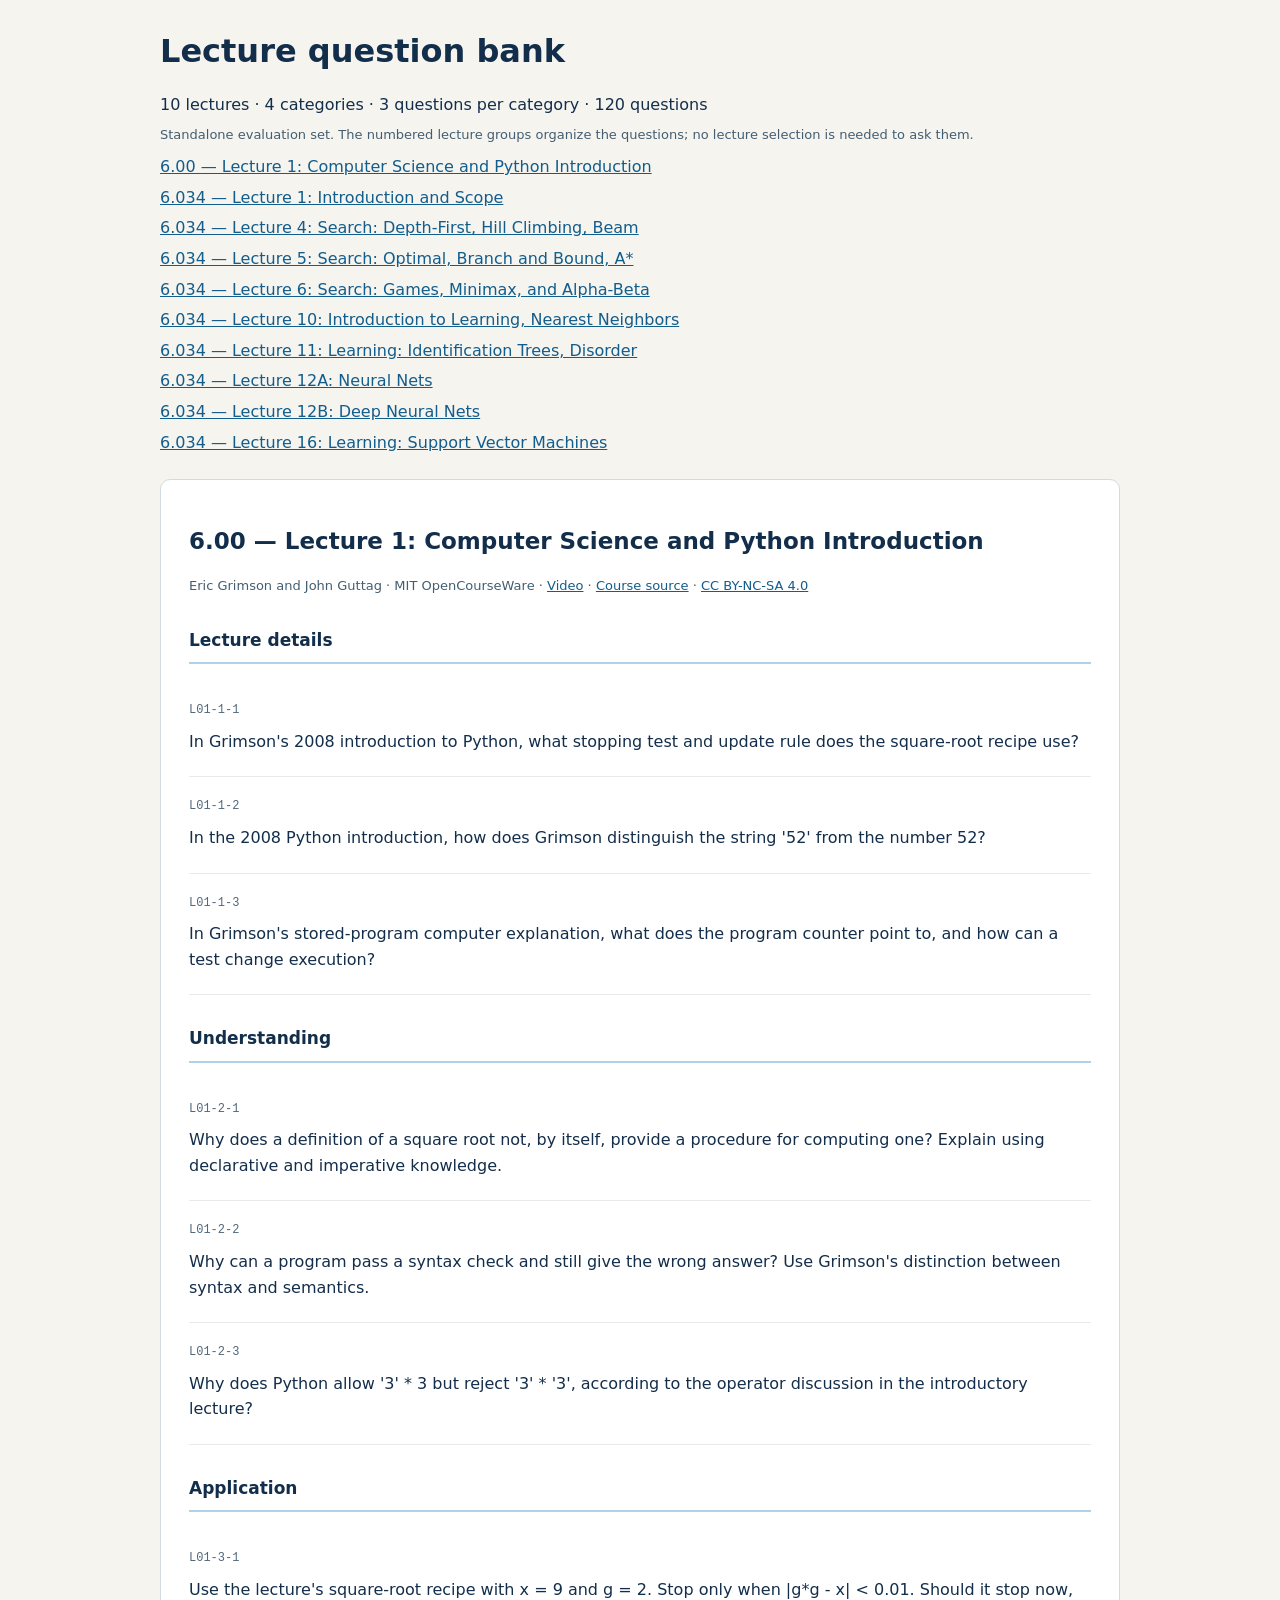
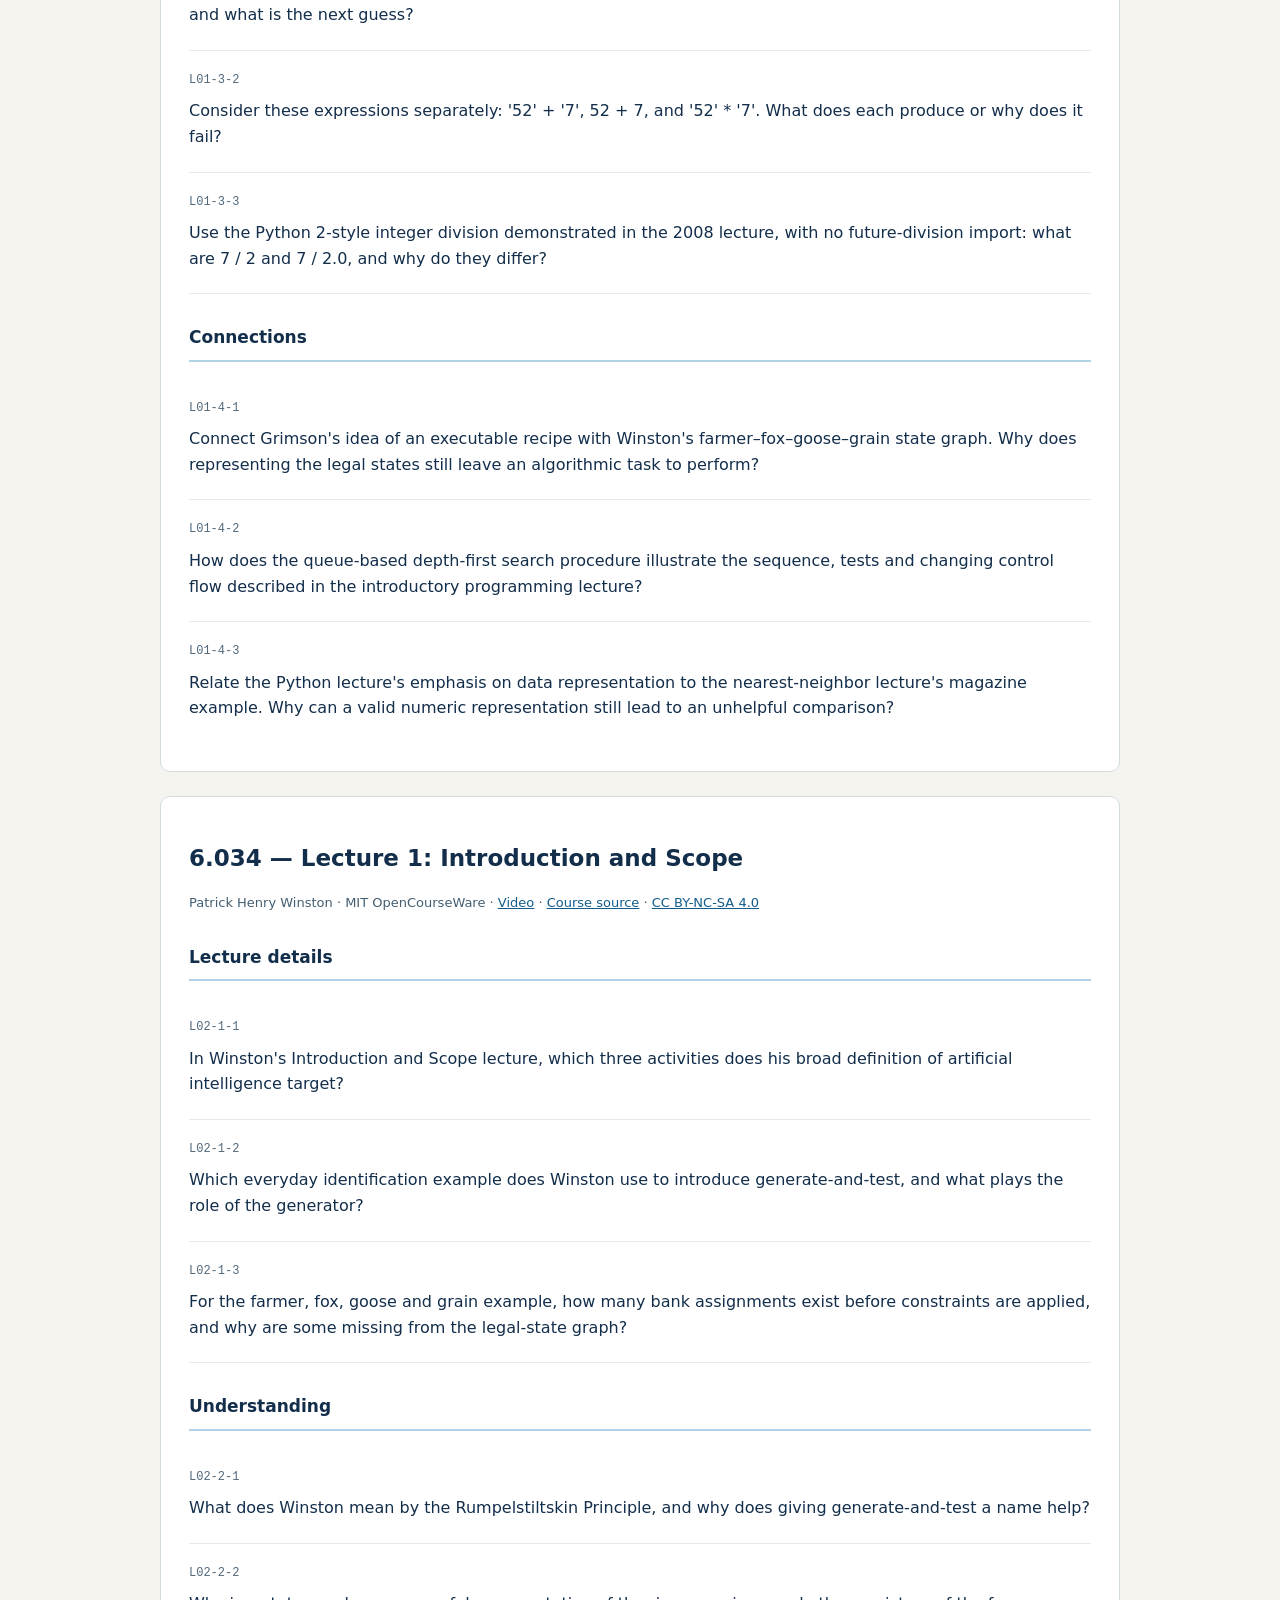
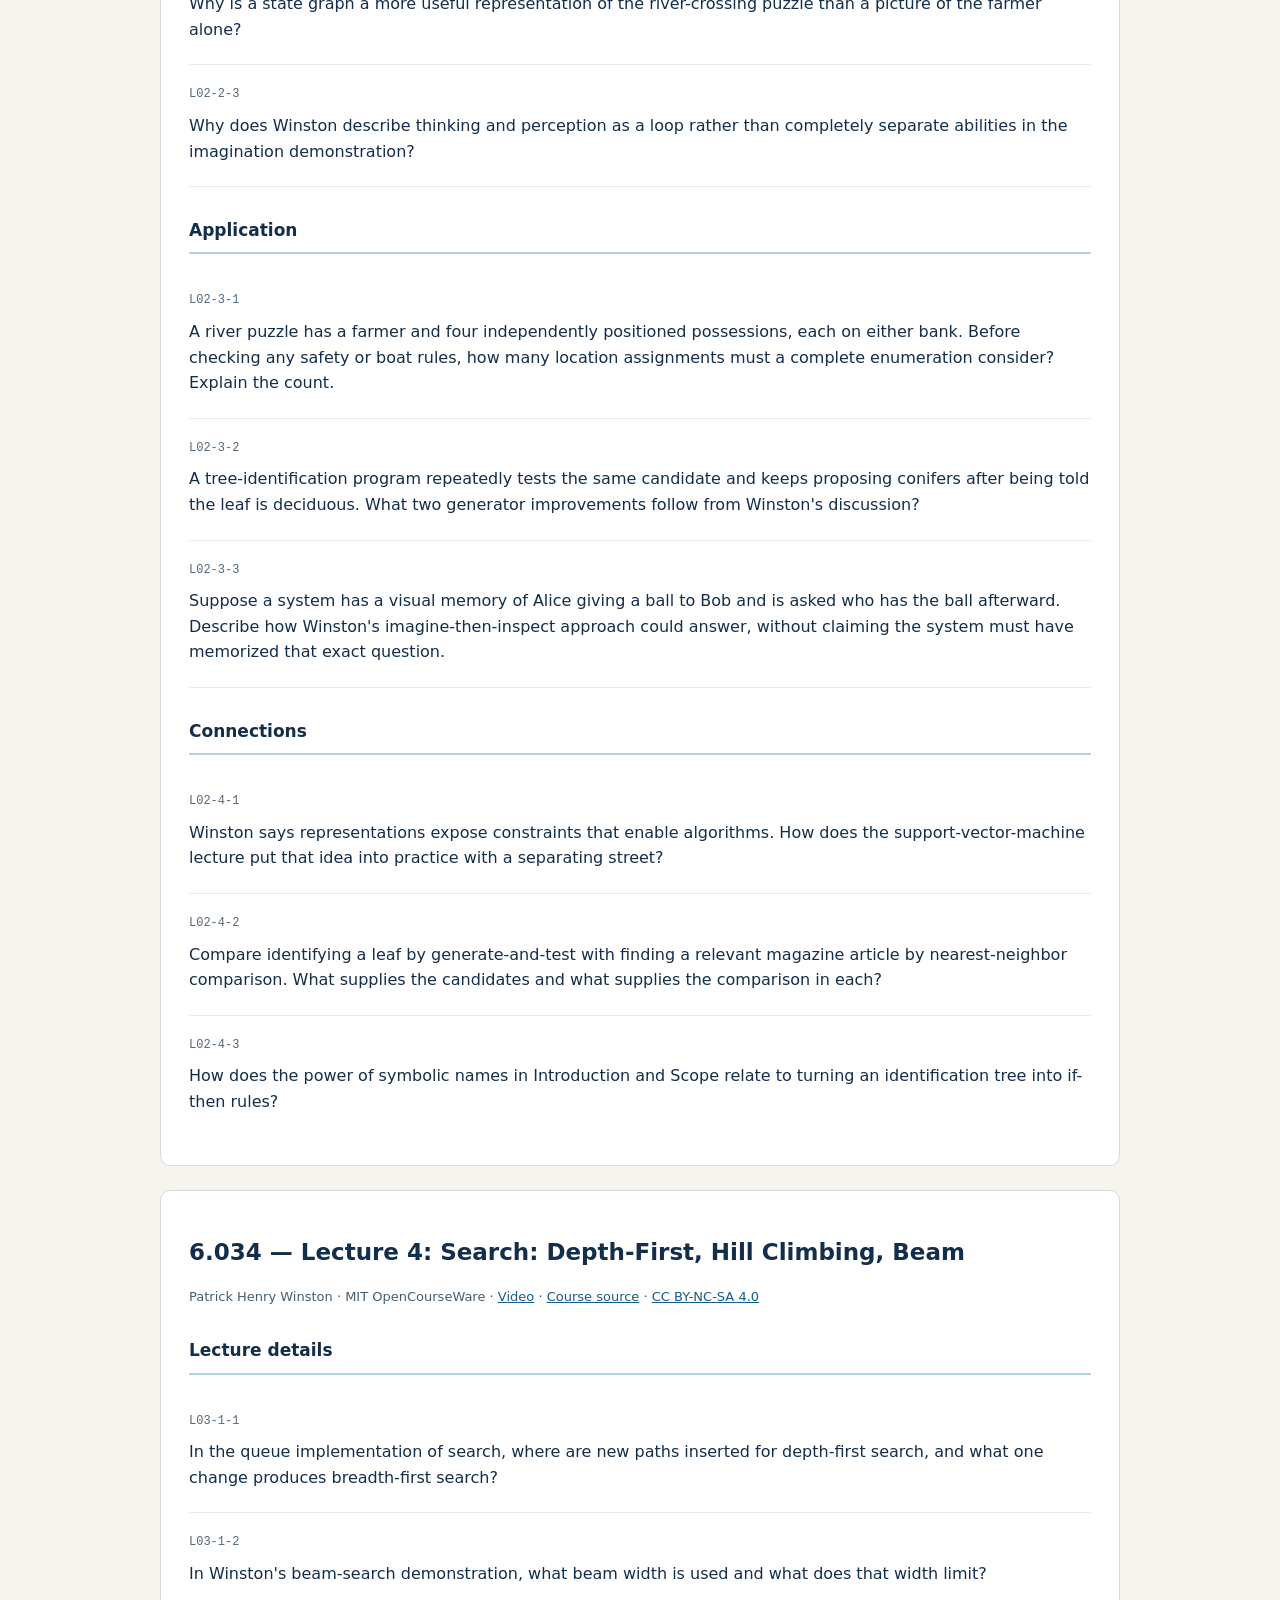
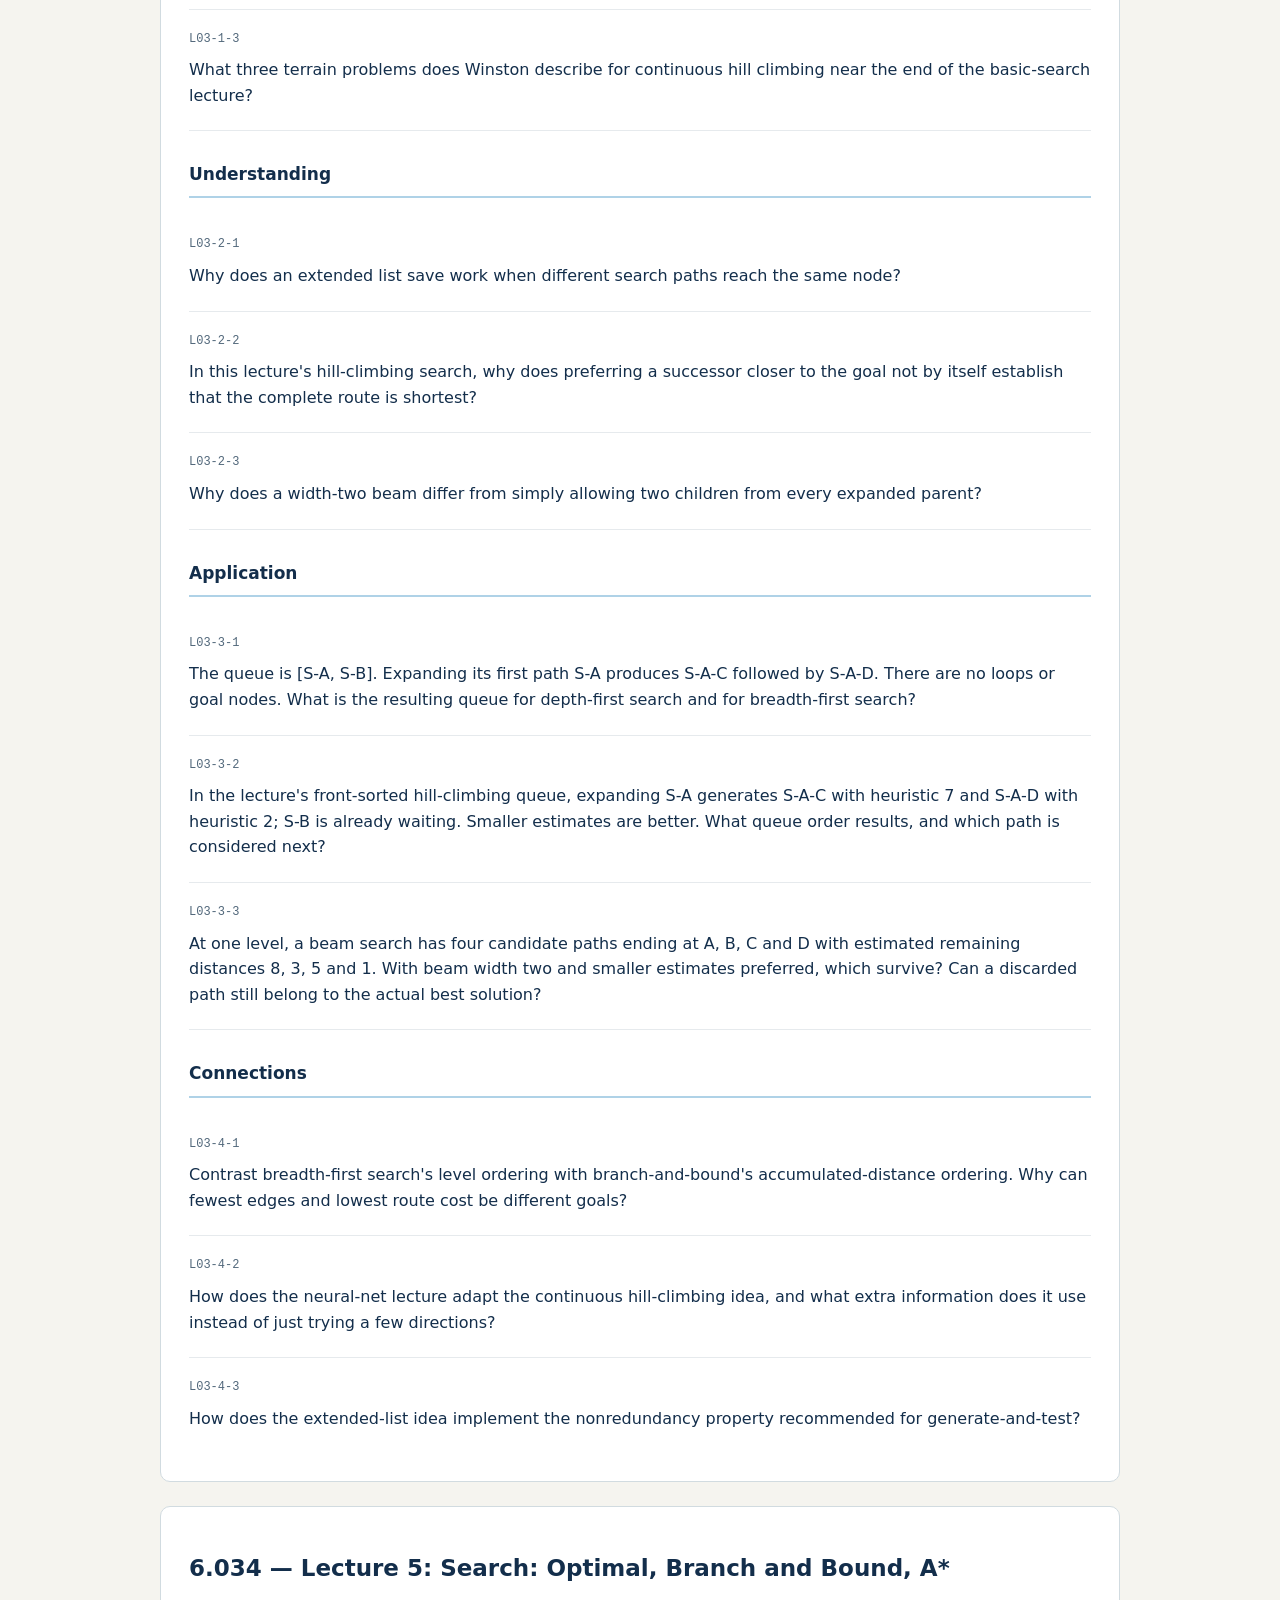
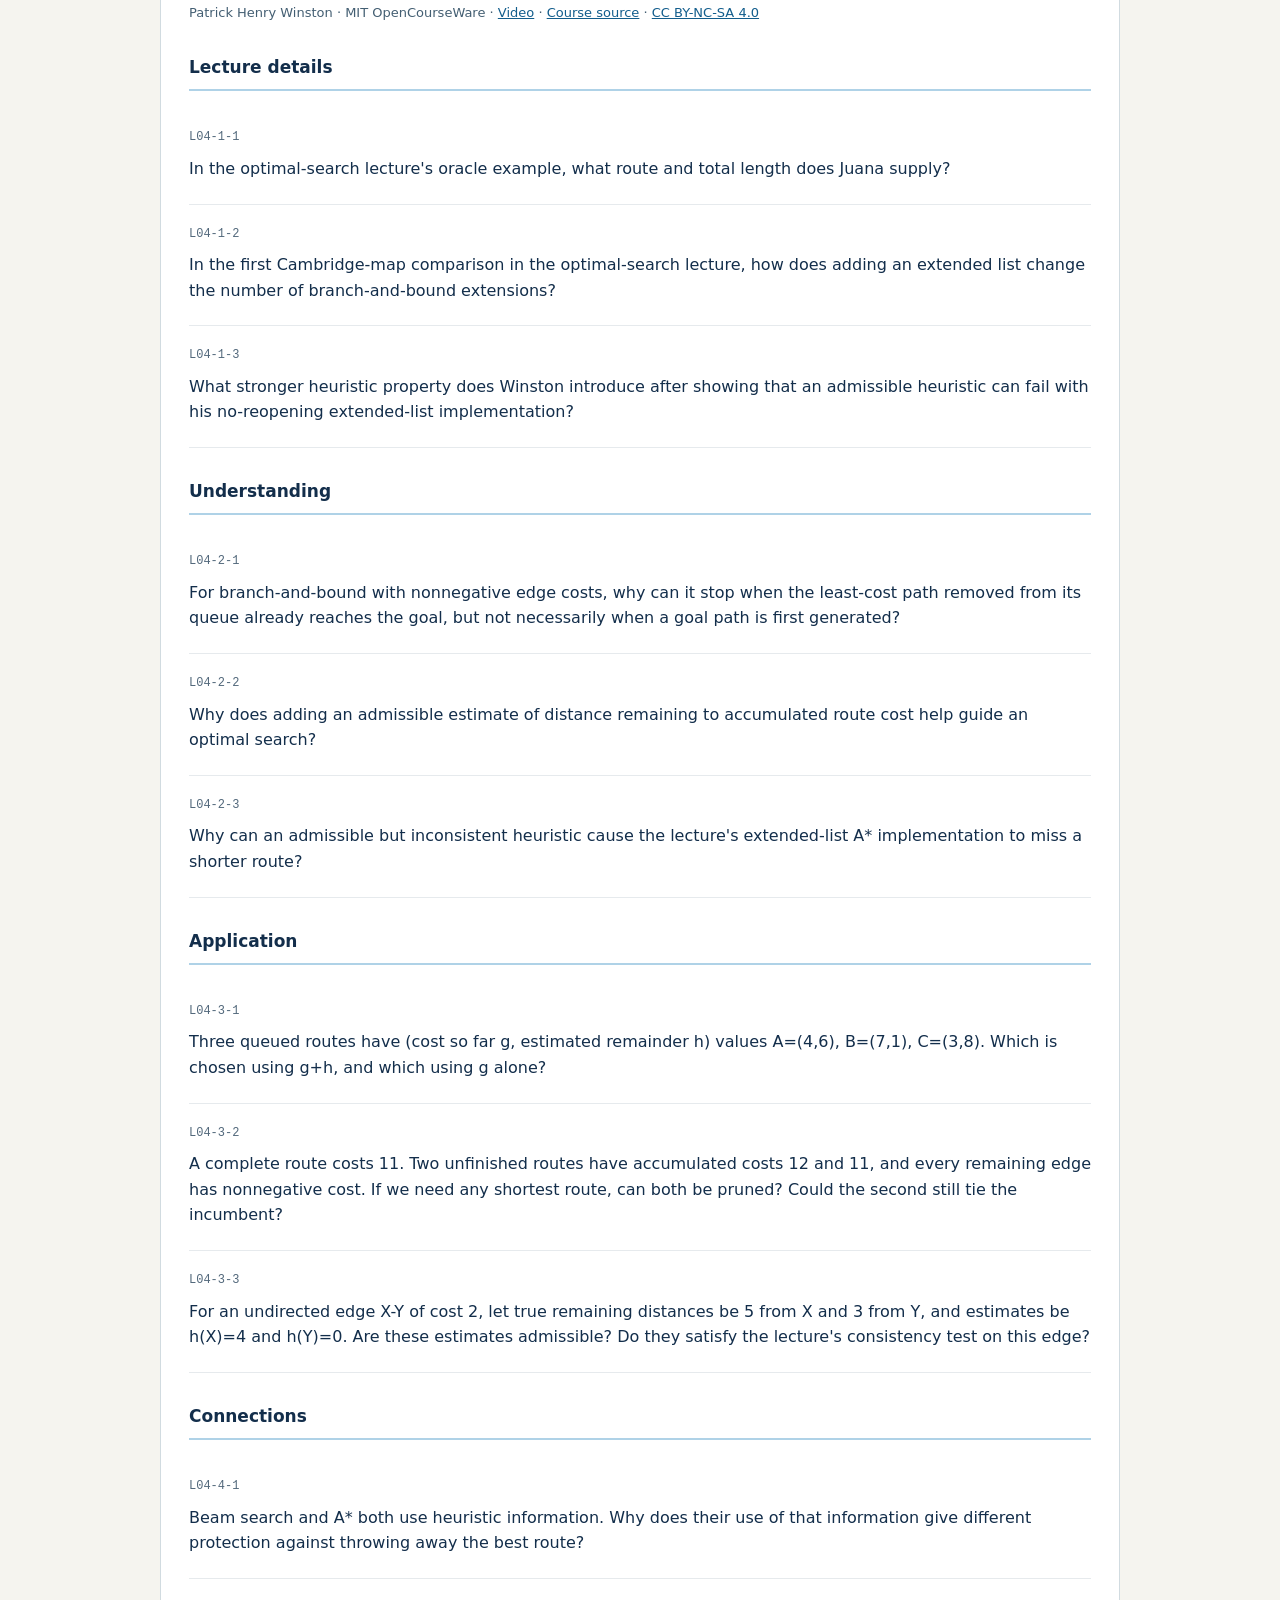
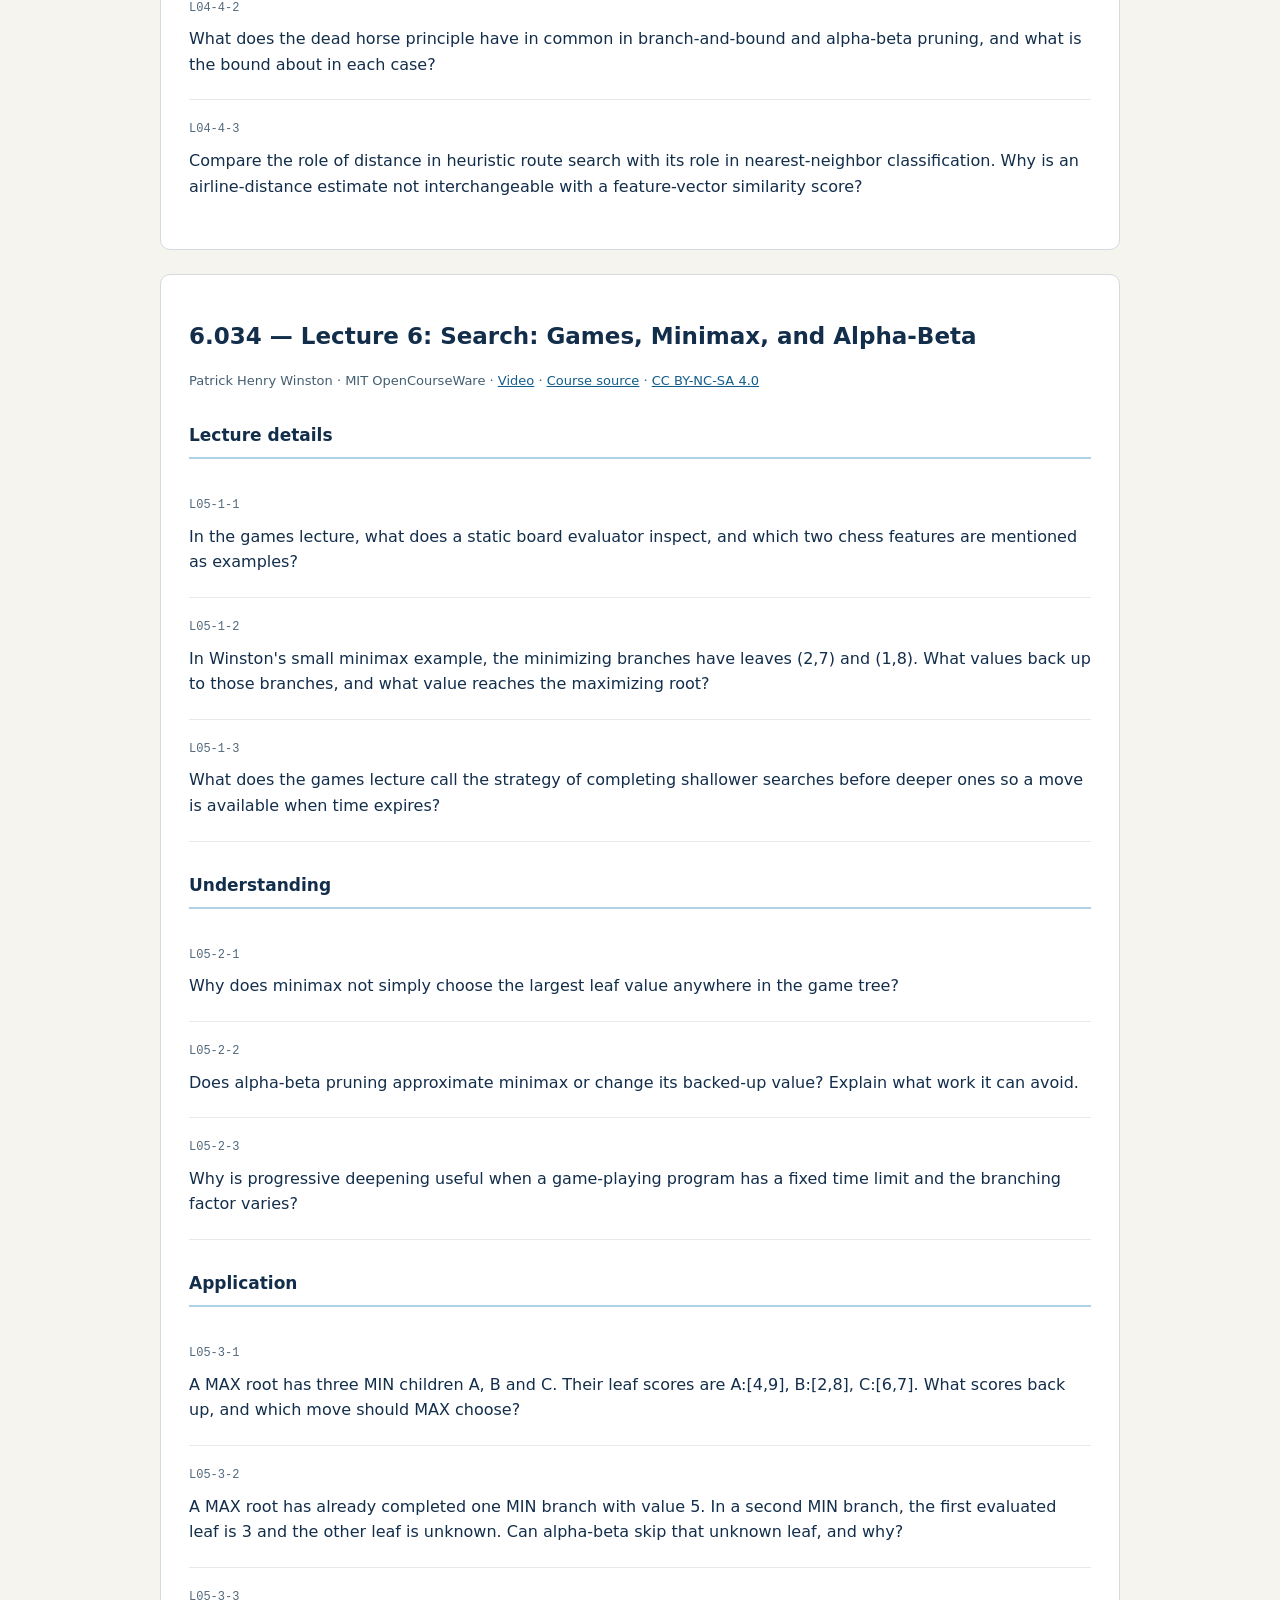
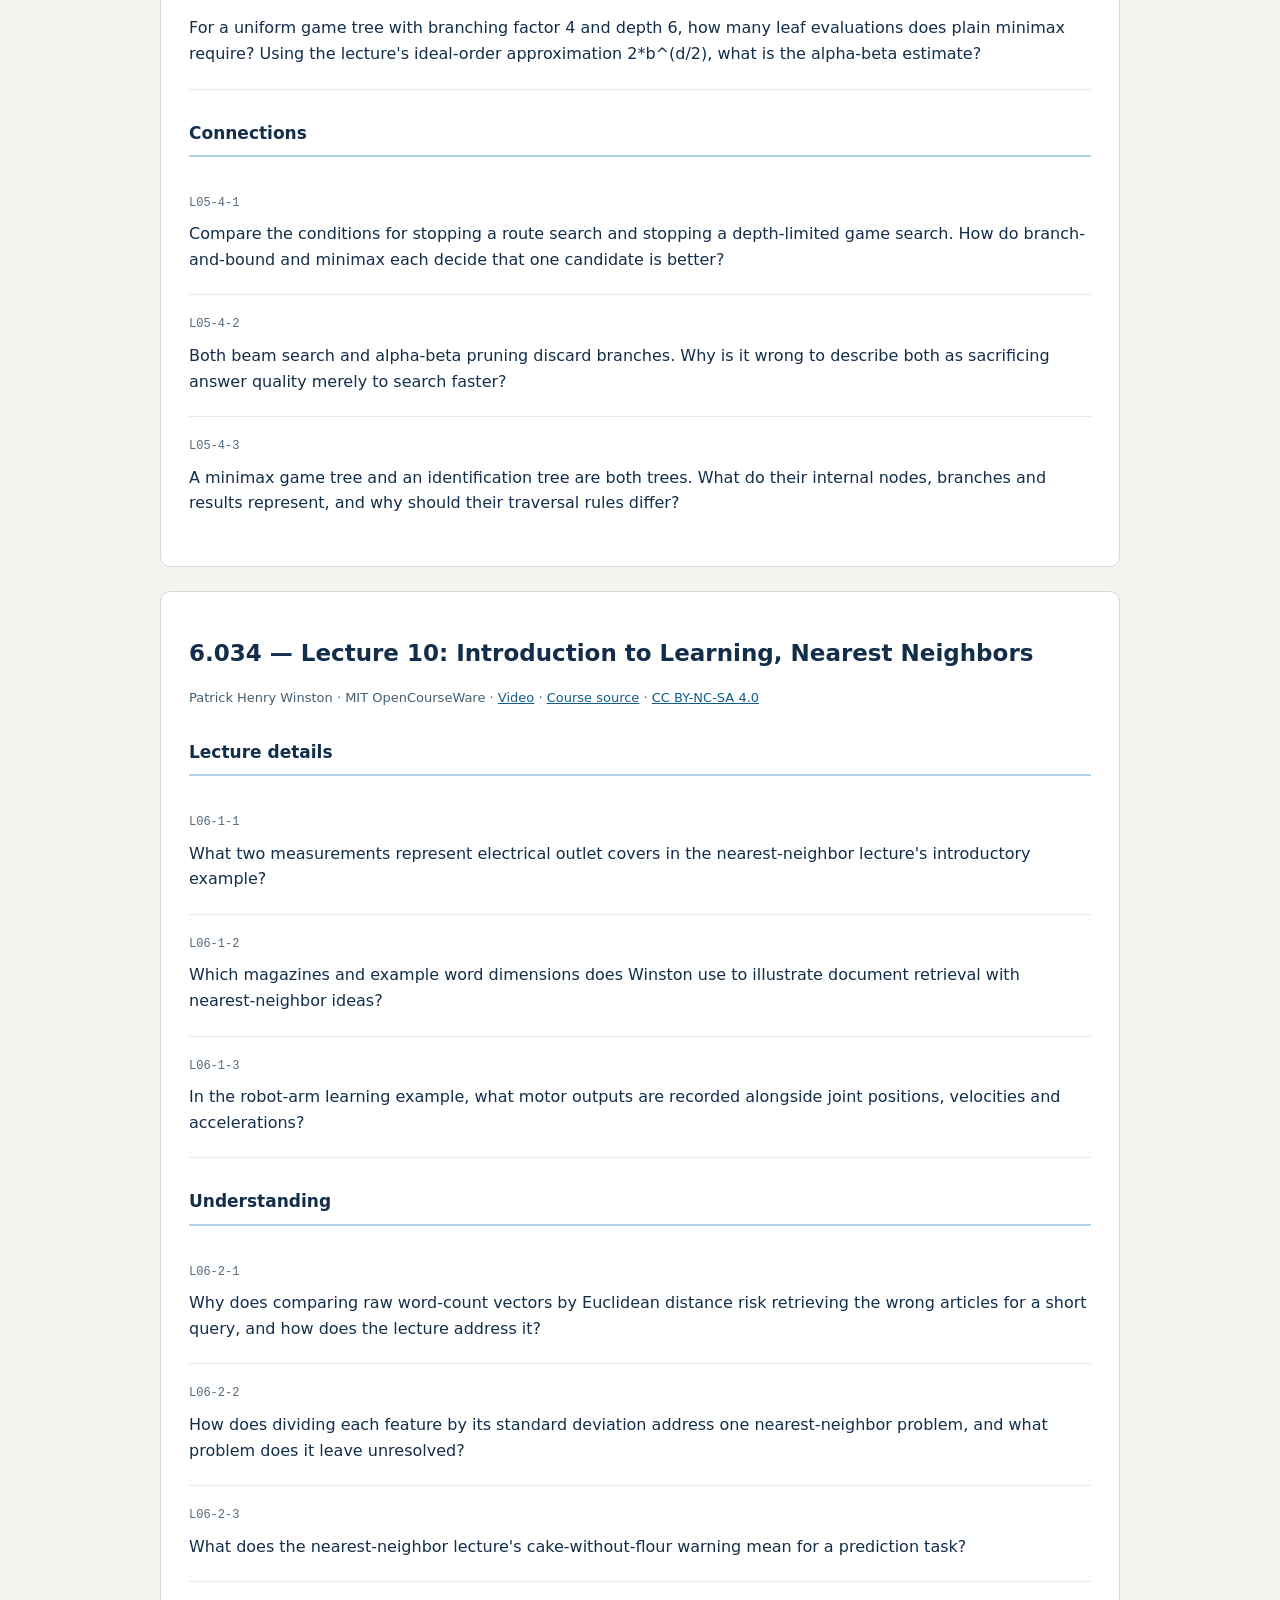
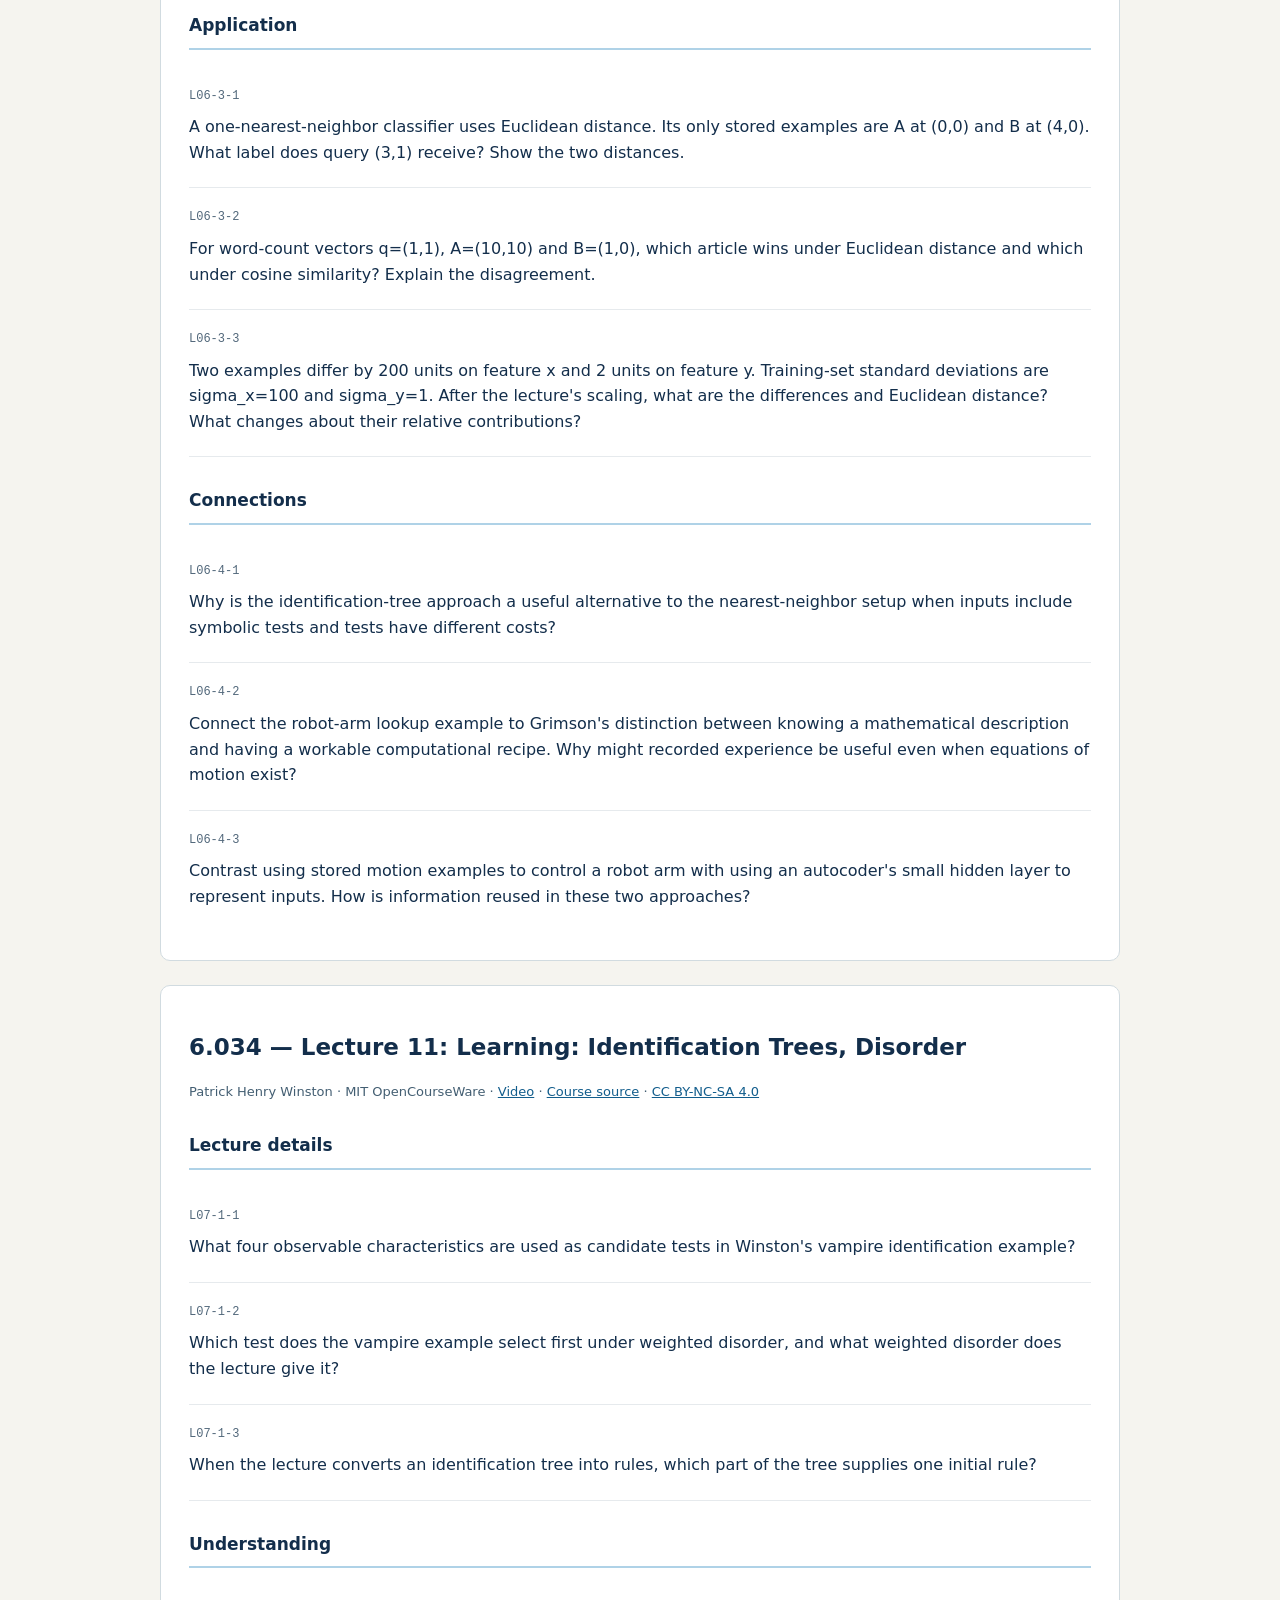
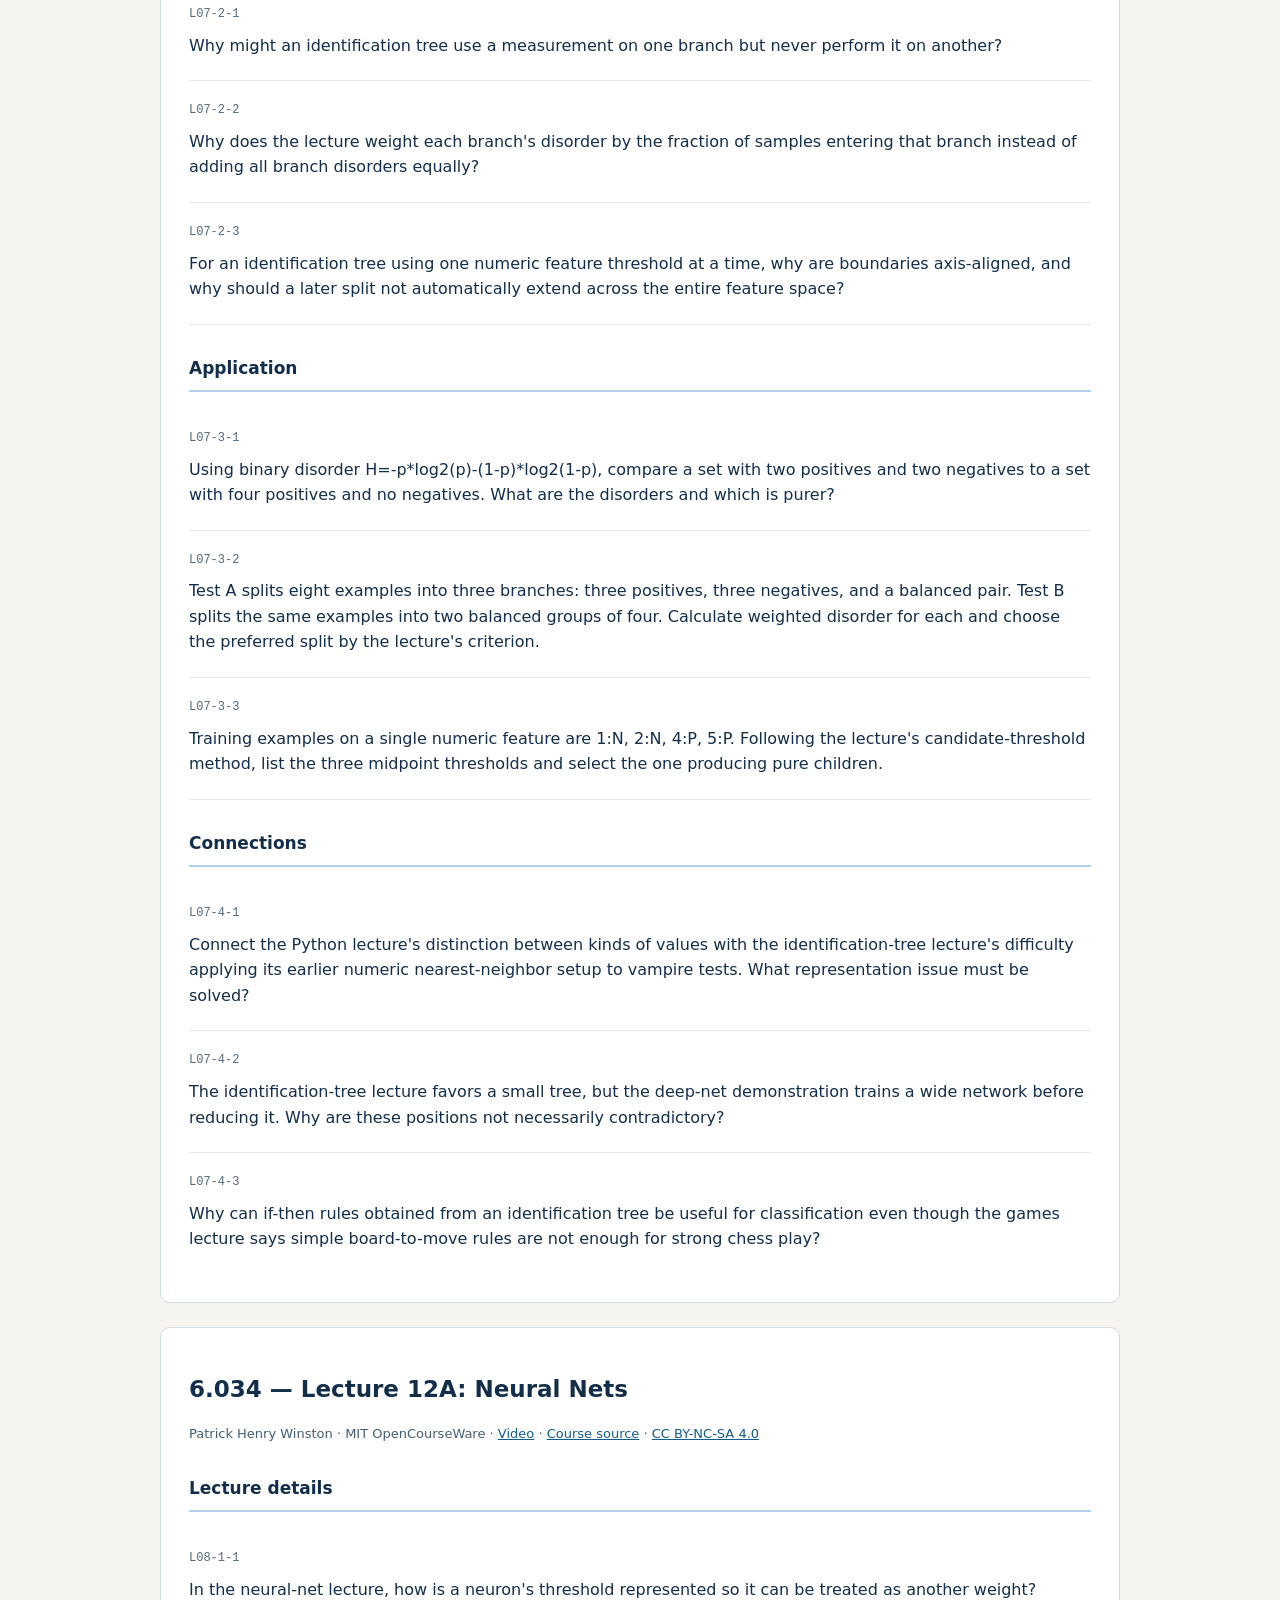
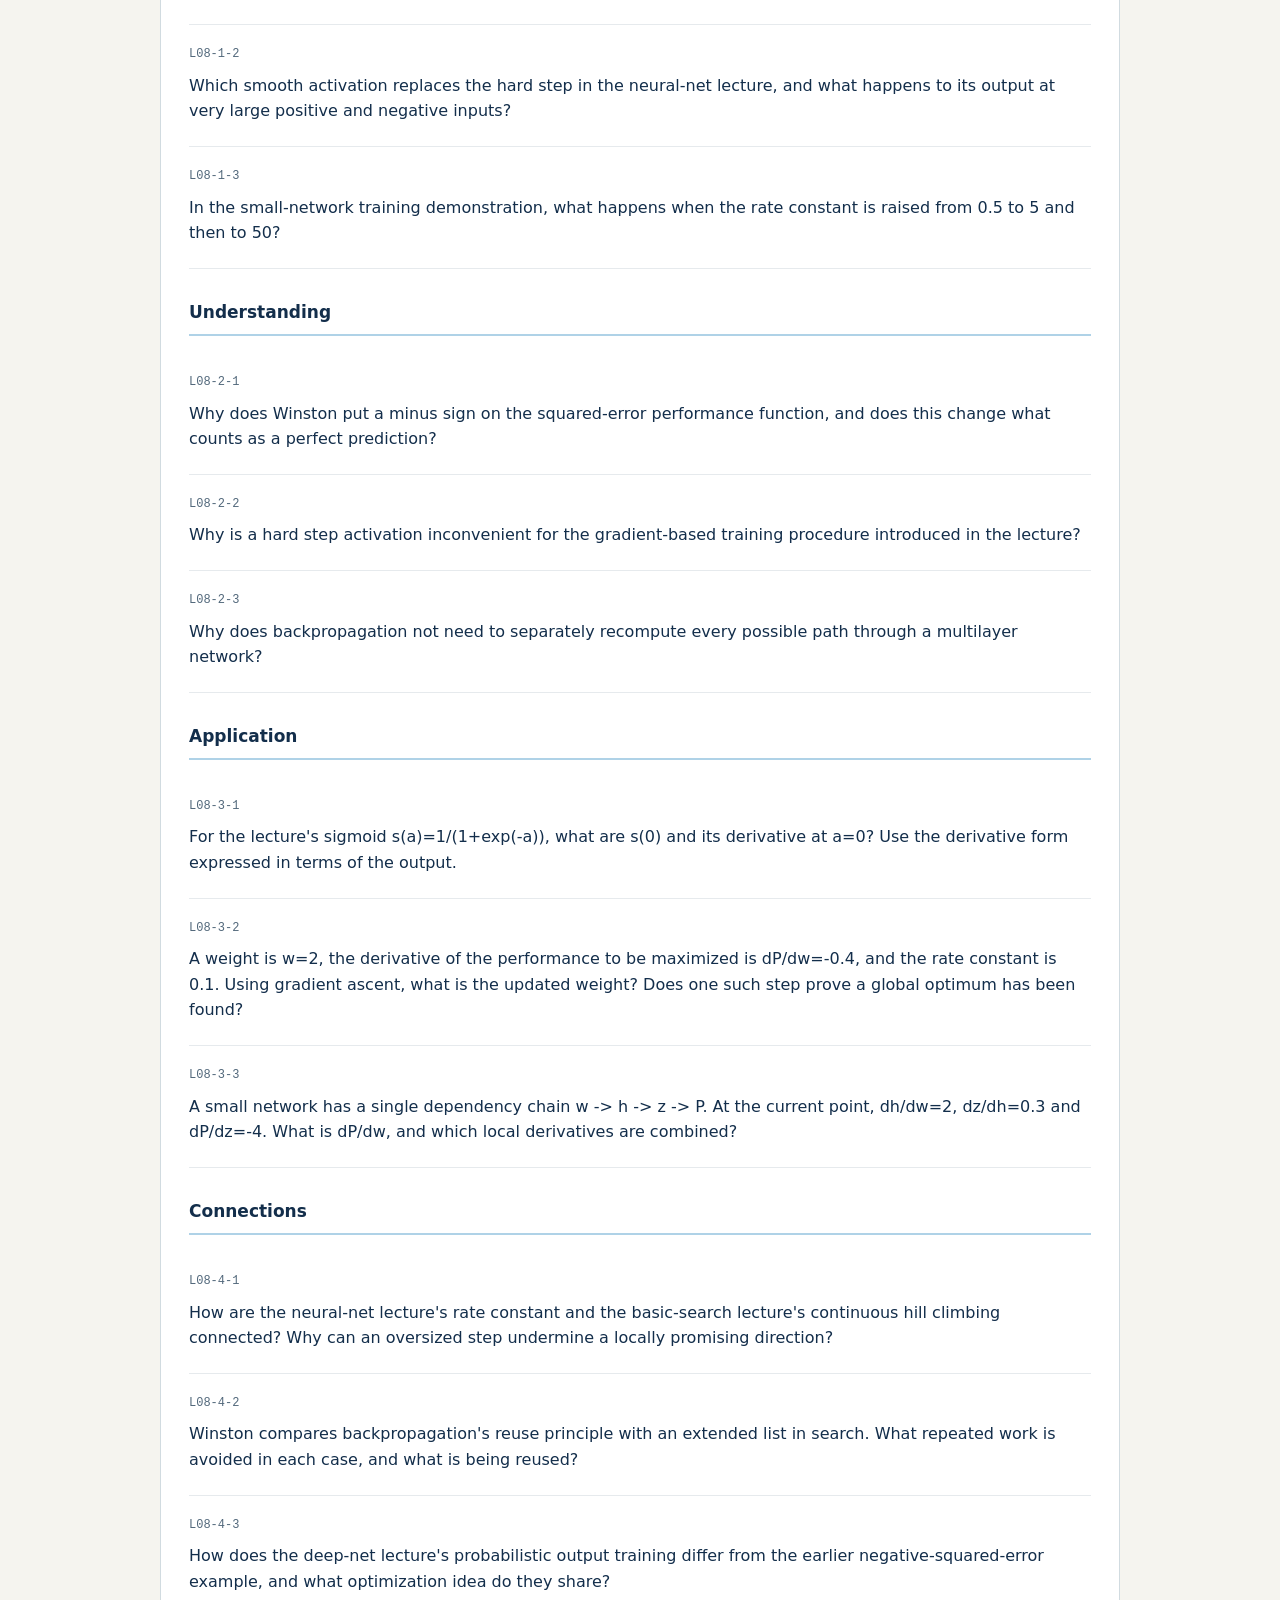
<file: evaluation/question-bank-v1/questions.html>
<!doctype html><html lang="en"><meta charset="utf-8"><meta name="viewport" content="width=device-width,initial-scale=1">
<title>Lecture question bank — Study Desk Lite</title>
<style>
        body{font:16px/1.6 system-ui,sans-serif;margin:0;background:#f5f4ef;color:#132e4b}
        main{max-width:960px;margin:32px auto;padding:0 24px}h1{font-size:32px;line-height:1.2}h2{font-size:23px;line-height:1.3}
        h3{font-size:17px;border-bottom:2px solid #afd2e7;padding-bottom:8px;margin-top:30px}
        section{background:#fff;padding:28px;margin:24px 0;border:1px solid #d1dbe0;border-radius:10px}
        article{padding:14px 0;border-bottom:1px solid #e6eaed}article:last-child{border:0}
        .id{font:12px monospace;color:#52687b}p{margin:8px 0}a{color:#125d8c}nav{display:grid;gap:5px}
        details{margin:12px 0;background:#f3f7fa;padding:10px 14px}summary{cursor:pointer;font-weight:600}
        .note,.source{font-size:13px;color:#435e72}.question{white-space:pre-wrap}li{margin:5px 0}
        .evidence{font-size:14px;max-height:380px;overflow:auto}blockquote{margin:12px 0;border-left:3px solid #8dbdd8;padding-left:14px}
        @media print{body{background:white;color:black}main{margin:0;max-width:none}section{border:0;break-before:page;padding:0}article{break-inside:avoid}nav{display:none}.evidence{max-height:none;overflow:visible}}
        </style><main>
<h1>Lecture question bank</h1>
<p>10 lectures · 4 categories · 3 questions per category · 120 questions</p>
<p class="note">Standalone evaluation set. The numbered lecture groups organize the questions; no lecture selection is needed to ask them.</p>
<nav><a href="#lecture-1">6.00 — Lecture 1: Computer Science and Python Introduction</a><a href="#lecture-2">6.034 — Lecture 1: Introduction and Scope</a><a href="#lecture-3">6.034 — Lecture 4: Search: Depth-First, Hill Climbing, Beam</a><a href="#lecture-4">6.034 — Lecture 5: Search: Optimal, Branch and Bound, A*</a><a href="#lecture-5">6.034 — Lecture 6: Search: Games, Minimax, and Alpha-Beta</a><a href="#lecture-6">6.034 — Lecture 10: Introduction to Learning, Nearest Neighbors</a><a href="#lecture-7">6.034 — Lecture 11: Learning: Identification Trees, Disorder</a><a href="#lecture-8">6.034 — Lecture 12A: Neural Nets</a><a href="#lecture-9">6.034 — Lecture 12B: Deep Neural Nets</a><a href="#lecture-10">6.034 — Lecture 16: Learning: Support Vector Machines</a></nav>
<section id="lecture-1"><h2>6.00 — Lecture 1: Computer Science and Python Introduction</h2>
<p class="source">Eric Grimson and John Guttag · MIT OpenCourseWare · <a href="https://www.youtube.com/watch?v=k6U-i4gXkLM">Video</a> · <a href="https://ocw.mit.edu/courses/6-00-introduction-to-computer-science-and-programming-fall-2008/">Course source</a> · <a href="https://creativecommons.org/licenses/by-nc-sa/4.0/">CC BY-NC-SA 4.0</a></p>
<h3>Lecture details</h3>
<article id="L01-1-1"><span class="id">L01-1-1</span><p class="question">In Grimson&#x27;s 2008 introduction to Python, what stopping test and update rule does the square-root recipe use?</p>
</article>
<article id="L01-1-2"><span class="id">L01-1-2</span><p class="question">In the 2008 Python introduction, how does Grimson distinguish the string &#x27;52&#x27; from the number 52?</p>
</article>
<article id="L01-1-3"><span class="id">L01-1-3</span><p class="question">In Grimson&#x27;s stored-program computer explanation, what does the program counter point to, and how can a test change execution?</p>
</article>
<h3>Understanding</h3>
<article id="L01-2-1"><span class="id">L01-2-1</span><p class="question">Why does a definition of a square root not, by itself, provide a procedure for computing one? Explain using declarative and imperative knowledge.</p>
</article>
<article id="L01-2-2"><span class="id">L01-2-2</span><p class="question">Why can a program pass a syntax check and still give the wrong answer? Use Grimson&#x27;s distinction between syntax and semantics.</p>
</article>
<article id="L01-2-3"><span class="id">L01-2-3</span><p class="question">Why does Python allow &#x27;3&#x27; * 3 but reject &#x27;3&#x27; * &#x27;3&#x27;, according to the operator discussion in the introductory lecture?</p>
</article>
<h3>Application</h3>
<article id="L01-3-1"><span class="id">L01-3-1</span><p class="question">Use the lecture&#x27;s square-root recipe with x = 9 and g = 2. Stop only when |g*g - x| &lt; 0.01. Should it stop now, and what is the next guess?</p>
</article>
<article id="L01-3-2"><span class="id">L01-3-2</span><p class="question">Consider these expressions separately: &#x27;52&#x27; + &#x27;7&#x27;, 52 + 7, and &#x27;52&#x27; * &#x27;7&#x27;. What does each produce or why does it fail?</p>
</article>
<article id="L01-3-3"><span class="id">L01-3-3</span><p class="question">Use the Python 2-style integer division demonstrated in the 2008 lecture, with no future-division import: what are 7 / 2 and 7 / 2.0, and why do they differ?</p>
</article>
<h3>Connections</h3>
<article id="L01-4-1"><span class="id">L01-4-1</span><p class="question">Connect Grimson&#x27;s idea of an executable recipe with Winston&#x27;s farmer–fox–goose–grain state graph. Why does representing the legal states still leave an algorithmic task to perform?</p>
</article>
<article id="L01-4-2"><span class="id">L01-4-2</span><p class="question">How does the queue-based depth-first search procedure illustrate the sequence, tests and changing control flow described in the introductory programming lecture?</p>
</article>
<article id="L01-4-3"><span class="id">L01-4-3</span><p class="question">Relate the Python lecture&#x27;s emphasis on data representation to the nearest-neighbor lecture&#x27;s magazine example. Why can a valid numeric representation still lead to an unhelpful comparison?</p>
</article>
</section>
<section id="lecture-2"><h2>6.034 — Lecture 1: Introduction and Scope</h2>
<p class="source">Patrick Henry Winston · MIT OpenCourseWare · <a href="https://www.youtube.com/watch?v=TjZBTDzGeGg">Video</a> · <a href="https://ocw.mit.edu/courses/6-034-artificial-intelligence-fall-2010/resources/lecture-1-introduction-and-scope/">Course source</a> · <a href="https://creativecommons.org/licenses/by-nc-sa/4.0/">CC BY-NC-SA 4.0</a></p>
<h3>Lecture details</h3>
<article id="L02-1-1"><span class="id">L02-1-1</span><p class="question">In Winston&#x27;s Introduction and Scope lecture, which three activities does his broad definition of artificial intelligence target?</p>
</article>
<article id="L02-1-2"><span class="id">L02-1-2</span><p class="question">Which everyday identification example does Winston use to introduce generate-and-test, and what plays the role of the generator?</p>
</article>
<article id="L02-1-3"><span class="id">L02-1-3</span><p class="question">For the farmer, fox, goose and grain example, how many bank assignments exist before constraints are applied, and why are some missing from the legal-state graph?</p>
</article>
<h3>Understanding</h3>
<article id="L02-2-1"><span class="id">L02-2-1</span><p class="question">What does Winston mean by the Rumpelstiltskin Principle, and why does giving generate-and-test a name help?</p>
</article>
<article id="L02-2-2"><span class="id">L02-2-2</span><p class="question">Why is a state graph a more useful representation of the river-crossing puzzle than a picture of the farmer alone?</p>
</article>
<article id="L02-2-3"><span class="id">L02-2-3</span><p class="question">Why does Winston describe thinking and perception as a loop rather than completely separate abilities in the imagination demonstration?</p>
</article>
<h3>Application</h3>
<article id="L02-3-1"><span class="id">L02-3-1</span><p class="question">A river puzzle has a farmer and four independently positioned possessions, each on either bank. Before checking any safety or boat rules, how many location assignments must a complete enumeration consider? Explain the count.</p>
</article>
<article id="L02-3-2"><span class="id">L02-3-2</span><p class="question">A tree-identification program repeatedly tests the same candidate and keeps proposing conifers after being told the leaf is deciduous. What two generator improvements follow from Winston&#x27;s discussion?</p>
</article>
<article id="L02-3-3"><span class="id">L02-3-3</span><p class="question">Suppose a system has a visual memory of Alice giving a ball to Bob and is asked who has the ball afterward. Describe how Winston&#x27;s imagine-then-inspect approach could answer, without claiming the system must have memorized that exact question.</p>
</article>
<h3>Connections</h3>
<article id="L02-4-1"><span class="id">L02-4-1</span><p class="question">Winston says representations expose constraints that enable algorithms. How does the support-vector-machine lecture put that idea into practice with a separating street?</p>
</article>
<article id="L02-4-2"><span class="id">L02-4-2</span><p class="question">Compare identifying a leaf by generate-and-test with finding a relevant magazine article by nearest-neighbor comparison. What supplies the candidates and what supplies the comparison in each?</p>
</article>
<article id="L02-4-3"><span class="id">L02-4-3</span><p class="question">How does the power of symbolic names in Introduction and Scope relate to turning an identification tree into if-then rules?</p>
</article>
</section>
<section id="lecture-3"><h2>6.034 — Lecture 4: Search: Depth-First, Hill Climbing, Beam</h2>
<p class="source">Patrick Henry Winston · MIT OpenCourseWare · <a href="https://www.youtube.com/watch?v=j1H3jAAGlEA">Video</a> · <a href="https://ocw.mit.edu/courses/6-034-artificial-intelligence-fall-2010/resources/lecture-4-search-depth-first-hill-climbing-beam/">Course source</a> · <a href="https://creativecommons.org/licenses/by-nc-sa/4.0/">CC BY-NC-SA 4.0</a></p>
<h3>Lecture details</h3>
<article id="L03-1-1"><span class="id">L03-1-1</span><p class="question">In the queue implementation of search, where are new paths inserted for depth-first search, and what one change produces breadth-first search?</p>
</article>
<article id="L03-1-2"><span class="id">L03-1-2</span><p class="question">In Winston&#x27;s beam-search demonstration, what beam width is used and what does that width limit?</p>
</article>
<article id="L03-1-3"><span class="id">L03-1-3</span><p class="question">What three terrain problems does Winston describe for continuous hill climbing near the end of the basic-search lecture?</p>
</article>
<h3>Understanding</h3>
<article id="L03-2-1"><span class="id">L03-2-1</span><p class="question">Why does an extended list save work when different search paths reach the same node?</p>
</article>
<article id="L03-2-2"><span class="id">L03-2-2</span><p class="question">In this lecture&#x27;s hill-climbing search, why does preferring a successor closer to the goal not by itself establish that the complete route is shortest?</p>
</article>
<article id="L03-2-3"><span class="id">L03-2-3</span><p class="question">Why does a width-two beam differ from simply allowing two children from every expanded parent?</p>
</article>
<h3>Application</h3>
<article id="L03-3-1"><span class="id">L03-3-1</span><p class="question">The queue is [S-A, S-B]. Expanding its first path S-A produces S-A-C followed by S-A-D. There are no loops or goal nodes. What is the resulting queue for depth-first search and for breadth-first search?</p>
</article>
<article id="L03-3-2"><span class="id">L03-3-2</span><p class="question">In the lecture&#x27;s front-sorted hill-climbing queue, expanding S-A generates S-A-C with heuristic 7 and S-A-D with heuristic 2; S-B is already waiting. Smaller estimates are better. What queue order results, and which path is considered next?</p>
</article>
<article id="L03-3-3"><span class="id">L03-3-3</span><p class="question">At one level, a beam search has four candidate paths ending at A, B, C and D with estimated remaining distances 8, 3, 5 and 1. With beam width two and smaller estimates preferred, which survive? Can a discarded path still belong to the actual best solution?</p>
</article>
<h3>Connections</h3>
<article id="L03-4-1"><span class="id">L03-4-1</span><p class="question">Contrast breadth-first search&#x27;s level ordering with branch-and-bound&#x27;s accumulated-distance ordering. Why can fewest edges and lowest route cost be different goals?</p>
</article>
<article id="L03-4-2"><span class="id">L03-4-2</span><p class="question">How does the neural-net lecture adapt the continuous hill-climbing idea, and what extra information does it use instead of just trying a few directions?</p>
</article>
<article id="L03-4-3"><span class="id">L03-4-3</span><p class="question">How does the extended-list idea implement the nonredundancy property recommended for generate-and-test?</p>
</article>
</section>
<section id="lecture-4"><h2>6.034 — Lecture 5: Search: Optimal, Branch and Bound, A*</h2>
<p class="source">Patrick Henry Winston · MIT OpenCourseWare · <a href="https://www.youtube.com/watch?v=gGQ-vAmdAOI">Video</a> · <a href="https://ocw.mit.edu/courses/6-034-artificial-intelligence-fall-2010/resources/lecture-5-search-optimal-branch-and-bound-a/">Course source</a> · <a href="https://creativecommons.org/licenses/by-nc-sa/4.0/">CC BY-NC-SA 4.0</a></p>
<h3>Lecture details</h3>
<article id="L04-1-1"><span class="id">L04-1-1</span><p class="question">In the optimal-search lecture&#x27;s oracle example, what route and total length does Juana supply?</p>
</article>
<article id="L04-1-2"><span class="id">L04-1-2</span><p class="question">In the first Cambridge-map comparison in the optimal-search lecture, how does adding an extended list change the number of branch-and-bound extensions?</p>
</article>
<article id="L04-1-3"><span class="id">L04-1-3</span><p class="question">What stronger heuristic property does Winston introduce after showing that an admissible heuristic can fail with his no-reopening extended-list implementation?</p>
</article>
<h3>Understanding</h3>
<article id="L04-2-1"><span class="id">L04-2-1</span><p class="question">For branch-and-bound with nonnegative edge costs, why can it stop when the least-cost path removed from its queue already reaches the goal, but not necessarily when a goal path is first generated?</p>
</article>
<article id="L04-2-2"><span class="id">L04-2-2</span><p class="question">Why does adding an admissible estimate of distance remaining to accumulated route cost help guide an optimal search?</p>
</article>
<article id="L04-2-3"><span class="id">L04-2-3</span><p class="question">Why can an admissible but inconsistent heuristic cause the lecture&#x27;s extended-list A* implementation to miss a shorter route?</p>
</article>
<h3>Application</h3>
<article id="L04-3-1"><span class="id">L04-3-1</span><p class="question">Three queued routes have (cost so far g, estimated remainder h) values A=(4,6), B=(7,1), C=(3,8). Which is chosen using g+h, and which using g alone?</p>
</article>
<article id="L04-3-2"><span class="id">L04-3-2</span><p class="question">A complete route costs 11. Two unfinished routes have accumulated costs 12 and 11, and every remaining edge has nonnegative cost. If we need any shortest route, can both be pruned? Could the second still tie the incumbent?</p>
</article>
<article id="L04-3-3"><span class="id">L04-3-3</span><p class="question">For an undirected edge X-Y of cost 2, let true remaining distances be 5 from X and 3 from Y, and estimates be h(X)=4 and h(Y)=0. Are these estimates admissible? Do they satisfy the lecture&#x27;s consistency test on this edge?</p>
</article>
<h3>Connections</h3>
<article id="L04-4-1"><span class="id">L04-4-1</span><p class="question">Beam search and A* both use heuristic information. Why does their use of that information give different protection against throwing away the best route?</p>
</article>
<article id="L04-4-2"><span class="id">L04-4-2</span><p class="question">What does the dead horse principle have in common in branch-and-bound and alpha-beta pruning, and what is the bound about in each case?</p>
</article>
<article id="L04-4-3"><span class="id">L04-4-3</span><p class="question">Compare the role of distance in heuristic route search with its role in nearest-neighbor classification. Why is an airline-distance estimate not interchangeable with a feature-vector similarity score?</p>
</article>
</section>
<section id="lecture-5"><h2>6.034 — Lecture 6: Search: Games, Minimax, and Alpha-Beta</h2>
<p class="source">Patrick Henry Winston · MIT OpenCourseWare · <a href="https://www.youtube.com/watch?v=STjW3eH0Cik">Video</a> · <a href="https://ocw.mit.edu/courses/6-034-artificial-intelligence-fall-2010/resources/lecture-6-search-games-minimax-and-alpha-beta/">Course source</a> · <a href="https://creativecommons.org/licenses/by-nc-sa/4.0/">CC BY-NC-SA 4.0</a></p>
<h3>Lecture details</h3>
<article id="L05-1-1"><span class="id">L05-1-1</span><p class="question">In the games lecture, what does a static board evaluator inspect, and which two chess features are mentioned as examples?</p>
</article>
<article id="L05-1-2"><span class="id">L05-1-2</span><p class="question">In Winston&#x27;s small minimax example, the minimizing branches have leaves (2,7) and (1,8). What values back up to those branches, and what value reaches the maximizing root?</p>
</article>
<article id="L05-1-3"><span class="id">L05-1-3</span><p class="question">What does the games lecture call the strategy of completing shallower searches before deeper ones so a move is available when time expires?</p>
</article>
<h3>Understanding</h3>
<article id="L05-2-1"><span class="id">L05-2-1</span><p class="question">Why does minimax not simply choose the largest leaf value anywhere in the game tree?</p>
</article>
<article id="L05-2-2"><span class="id">L05-2-2</span><p class="question">Does alpha-beta pruning approximate minimax or change its backed-up value? Explain what work it can avoid.</p>
</article>
<article id="L05-2-3"><span class="id">L05-2-3</span><p class="question">Why is progressive deepening useful when a game-playing program has a fixed time limit and the branching factor varies?</p>
</article>
<h3>Application</h3>
<article id="L05-3-1"><span class="id">L05-3-1</span><p class="question">A MAX root has three MIN children A, B and C. Their leaf scores are A:[4,9], B:[2,8], C:[6,7]. What scores back up, and which move should MAX choose?</p>
</article>
<article id="L05-3-2"><span class="id">L05-3-2</span><p class="question">A MAX root has already completed one MIN branch with value 5. In a second MIN branch, the first evaluated leaf is 3 and the other leaf is unknown. Can alpha-beta skip that unknown leaf, and why?</p>
</article>
<article id="L05-3-3"><span class="id">L05-3-3</span><p class="question">For a uniform game tree with branching factor 4 and depth 6, how many leaf evaluations does plain minimax require? Using the lecture&#x27;s ideal-order approximation 2*b^(d/2), what is the alpha-beta estimate?</p>
</article>
<h3>Connections</h3>
<article id="L05-4-1"><span class="id">L05-4-1</span><p class="question">Compare the conditions for stopping a route search and stopping a depth-limited game search. How do branch-and-bound and minimax each decide that one candidate is better?</p>
</article>
<article id="L05-4-2"><span class="id">L05-4-2</span><p class="question">Both beam search and alpha-beta pruning discard branches. Why is it wrong to describe both as sacrificing answer quality merely to search faster?</p>
</article>
<article id="L05-4-3"><span class="id">L05-4-3</span><p class="question">A minimax game tree and an identification tree are both trees. What do their internal nodes, branches and results represent, and why should their traversal rules differ?</p>
</article>
</section>
<section id="lecture-6"><h2>6.034 — Lecture 10: Introduction to Learning, Nearest Neighbors</h2>
<p class="source">Patrick Henry Winston · MIT OpenCourseWare · <a href="https://www.youtube.com/watch?v=09mb78oiPkA">Video</a> · <a href="https://ocw.mit.edu/courses/6-034-artificial-intelligence-fall-2010/resources/lecture-10-introduction-to-learning-nearest-neighbors/">Course source</a> · <a href="https://creativecommons.org/licenses/by-nc-sa/4.0/">CC BY-NC-SA 4.0</a></p>
<h3>Lecture details</h3>
<article id="L06-1-1"><span class="id">L06-1-1</span><p class="question">What two measurements represent electrical outlet covers in the nearest-neighbor lecture&#x27;s introductory example?</p>
</article>
<article id="L06-1-2"><span class="id">L06-1-2</span><p class="question">Which magazines and example word dimensions does Winston use to illustrate document retrieval with nearest-neighbor ideas?</p>
</article>
<article id="L06-1-3"><span class="id">L06-1-3</span><p class="question">In the robot-arm learning example, what motor outputs are recorded alongside joint positions, velocities and accelerations?</p>
</article>
<h3>Understanding</h3>
<article id="L06-2-1"><span class="id">L06-2-1</span><p class="question">Why does comparing raw word-count vectors by Euclidean distance risk retrieving the wrong articles for a short query, and how does the lecture address it?</p>
</article>
<article id="L06-2-2"><span class="id">L06-2-2</span><p class="question">How does dividing each feature by its standard deviation address one nearest-neighbor problem, and what problem does it leave unresolved?</p>
</article>
<article id="L06-2-3"><span class="id">L06-2-3</span><p class="question">What does the nearest-neighbor lecture&#x27;s cake-without-flour warning mean for a prediction task?</p>
</article>
<h3>Application</h3>
<article id="L06-3-1"><span class="id">L06-3-1</span><p class="question">A one-nearest-neighbor classifier uses Euclidean distance. Its only stored examples are A at (0,0) and B at (4,0). What label does query (3,1) receive? Show the two distances.</p>
</article>
<article id="L06-3-2"><span class="id">L06-3-2</span><p class="question">For word-count vectors q=(1,1), A=(10,10) and B=(1,0), which article wins under Euclidean distance and which under cosine similarity? Explain the disagreement.</p>
</article>
<article id="L06-3-3"><span class="id">L06-3-3</span><p class="question">Two examples differ by 200 units on feature x and 2 units on feature y. Training-set standard deviations are sigma_x=100 and sigma_y=1. After the lecture&#x27;s scaling, what are the differences and Euclidean distance? What changes about their relative contributions?</p>
</article>
<h3>Connections</h3>
<article id="L06-4-1"><span class="id">L06-4-1</span><p class="question">Why is the identification-tree approach a useful alternative to the nearest-neighbor setup when inputs include symbolic tests and tests have different costs?</p>
</article>
<article id="L06-4-2"><span class="id">L06-4-2</span><p class="question">Connect the robot-arm lookup example to Grimson&#x27;s distinction between knowing a mathematical description and having a workable computational recipe. Why might recorded experience be useful even when equations of motion exist?</p>
</article>
<article id="L06-4-3"><span class="id">L06-4-3</span><p class="question">Contrast using stored motion examples to control a robot arm with using an autocoder&#x27;s small hidden layer to represent inputs. How is information reused in these two approaches?</p>
</article>
</section>
<section id="lecture-7"><h2>6.034 — Lecture 11: Learning: Identification Trees, Disorder</h2>
<p class="source">Patrick Henry Winston · MIT OpenCourseWare · <a href="https://www.youtube.com/watch?v=SXBG3RGr_Rc">Video</a> · <a href="https://ocw.mit.edu/courses/6-034-artificial-intelligence-fall-2010/resources/lecture-11-learning-identification-trees-disorder/">Course source</a> · <a href="https://creativecommons.org/licenses/by-nc-sa/4.0/">CC BY-NC-SA 4.0</a></p>
<h3>Lecture details</h3>
<article id="L07-1-1"><span class="id">L07-1-1</span><p class="question">What four observable characteristics are used as candidate tests in Winston&#x27;s vampire identification example?</p>
</article>
<article id="L07-1-2"><span class="id">L07-1-2</span><p class="question">Which test does the vampire example select first under weighted disorder, and what weighted disorder does the lecture give it?</p>
</article>
<article id="L07-1-3"><span class="id">L07-1-3</span><p class="question">When the lecture converts an identification tree into rules, which part of the tree supplies one initial rule?</p>
</article>
<h3>Understanding</h3>
<article id="L07-2-1"><span class="id">L07-2-1</span><p class="question">Why might an identification tree use a measurement on one branch but never perform it on another?</p>
</article>
<article id="L07-2-2"><span class="id">L07-2-2</span><p class="question">Why does the lecture weight each branch&#x27;s disorder by the fraction of samples entering that branch instead of adding all branch disorders equally?</p>
</article>
<article id="L07-2-3"><span class="id">L07-2-3</span><p class="question">For an identification tree using one numeric feature threshold at a time, why are boundaries axis-aligned, and why should a later split not automatically extend across the entire feature space?</p>
</article>
<h3>Application</h3>
<article id="L07-3-1"><span class="id">L07-3-1</span><p class="question">Using binary disorder H=-p*log2(p)-(1-p)*log2(1-p), compare a set with two positives and two negatives to a set with four positives and no negatives. What are the disorders and which is purer?</p>
</article>
<article id="L07-3-2"><span class="id">L07-3-2</span><p class="question">Test A splits eight examples into three branches: three positives, three negatives, and a balanced pair. Test B splits the same examples into two balanced groups of four. Calculate weighted disorder for each and choose the preferred split by the lecture&#x27;s criterion.</p>
</article>
<article id="L07-3-3"><span class="id">L07-3-3</span><p class="question">Training examples on a single numeric feature are 1:N, 2:N, 4:P, 5:P. Following the lecture&#x27;s candidate-threshold method, list the three midpoint thresholds and select the one producing pure children.</p>
</article>
<h3>Connections</h3>
<article id="L07-4-1"><span class="id">L07-4-1</span><p class="question">Connect the Python lecture&#x27;s distinction between kinds of values with the identification-tree lecture&#x27;s difficulty applying its earlier numeric nearest-neighbor setup to vampire tests. What representation issue must be solved?</p>
</article>
<article id="L07-4-2"><span class="id">L07-4-2</span><p class="question">The identification-tree lecture favors a small tree, but the deep-net demonstration trains a wide network before reducing it. Why are these positions not necessarily contradictory?</p>
</article>
<article id="L07-4-3"><span class="id">L07-4-3</span><p class="question">Why can if-then rules obtained from an identification tree be useful for classification even though the games lecture says simple board-to-move rules are not enough for strong chess play?</p>
</article>
</section>
<section id="lecture-8"><h2>6.034 — Lecture 12A: Neural Nets</h2>
<p class="source">Patrick Henry Winston · MIT OpenCourseWare · <a href="https://www.youtube.com/watch?v=uXt8qF2Zzfo">Video</a> · <a href="https://ocw.mit.edu/courses/6-034-artificial-intelligence-fall-2010/resources/lecture-12a-neural-nets/">Course source</a> · <a href="https://creativecommons.org/licenses/by-nc-sa/4.0/">CC BY-NC-SA 4.0</a></p>
<h3>Lecture details</h3>
<article id="L08-1-1"><span class="id">L08-1-1</span><p class="question">In the neural-net lecture, how is a neuron&#x27;s threshold represented so it can be treated as another weight?</p>
</article>
<article id="L08-1-2"><span class="id">L08-1-2</span><p class="question">Which smooth activation replaces the hard step in the neural-net lecture, and what happens to its output at very large positive and negative inputs?</p>
</article>
<article id="L08-1-3"><span class="id">L08-1-3</span><p class="question">In the small-network training demonstration, what happens when the rate constant is raised from 0.5 to 5 and then to 50?</p>
</article>
<h3>Understanding</h3>
<article id="L08-2-1"><span class="id">L08-2-1</span><p class="question">Why does Winston put a minus sign on the squared-error performance function, and does this change what counts as a perfect prediction?</p>
</article>
<article id="L08-2-2"><span class="id">L08-2-2</span><p class="question">Why is a hard step activation inconvenient for the gradient-based training procedure introduced in the lecture?</p>
</article>
<article id="L08-2-3"><span class="id">L08-2-3</span><p class="question">Why does backpropagation not need to separately recompute every possible path through a multilayer network?</p>
</article>
<h3>Application</h3>
<article id="L08-3-1"><span class="id">L08-3-1</span><p class="question">For the lecture&#x27;s sigmoid s(a)=1/(1+exp(-a)), what are s(0) and its derivative at a=0? Use the derivative form expressed in terms of the output.</p>
</article>
<article id="L08-3-2"><span class="id">L08-3-2</span><p class="question">A weight is w=2, the derivative of the performance to be maximized is dP/dw=-0.4, and the rate constant is 0.1. Using gradient ascent, what is the updated weight? Does one such step prove a global optimum has been found?</p>
</article>
<article id="L08-3-3"><span class="id">L08-3-3</span><p class="question">A small network has a single dependency chain w -&gt; h -&gt; z -&gt; P. At the current point, dh/dw=2, dz/dh=0.3 and dP/dz=-4. What is dP/dw, and which local derivatives are combined?</p>
</article>
<h3>Connections</h3>
<article id="L08-4-1"><span class="id">L08-4-1</span><p class="question">How are the neural-net lecture&#x27;s rate constant and the basic-search lecture&#x27;s continuous hill climbing connected? Why can an oversized step undermine a locally promising direction?</p>
</article>
<article id="L08-4-2"><span class="id">L08-4-2</span><p class="question">Winston compares backpropagation&#x27;s reuse principle with an extended list in search. What repeated work is avoided in each case, and what is being reused?</p>
</article>
<article id="L08-4-3"><span class="id">L08-4-3</span><p class="question">How does the deep-net lecture&#x27;s probabilistic output training differ from the earlier negative-squared-error example, and what optimization idea do they share?</p>
</article>
</section>
<section id="lecture-9"><h2>6.034 — Lecture 12B: Deep Neural Nets</h2>
<p class="source">Patrick Henry Winston · MIT OpenCourseWare · <a href="https://www.youtube.com/watch?v=VrMHA3yX_QI">Video</a> · <a href="https://ocw.mit.edu/courses/6-034-artificial-intelligence-fall-2010/resources/lecture-12b-deep-neural-nets/">Course source</a> · <a href="https://creativecommons.org/licenses/by-nc-sa/4.0/">CC BY-NC-SA 4.0</a></p>
<h3>Lecture details</h3>
<article id="L09-1-1"><span class="id">L09-1-1</span><p class="question">Which three animals are used in the deep-neural-net classroom demonstration, and what observation is used to distinguish them?</p>
</article>
<article id="L09-1-2"><span class="id">L09-1-2</span><p class="question">In the deep-net lecture&#x27;s convolution illustration, what approximate image and local-window sizes are given, and what operation follows to select local maxima?</p>
</article>
<article id="L09-1-3"><span class="id">L09-1-3</span><p class="question">In the deep-net width demonstration, how does gradually removing neurons after training compare with starting training with only two neurons per column?</p>
</article>
<h3>Understanding</h3>
<article id="L09-2-1"><span class="id">L09-2-1</span><p class="question">Why can an autocoder learn something useful even though its desired output is just its input?</p>
</article>
<article id="L09-2-2"><span class="id">L09-2-2</span><p class="question">Why can the same image classifier have a lower top-five error than top-one error? Explain what each measure accepts as a correct result.</p>
</article>
<article id="L09-2-3"><span class="id">L09-2-3</span><p class="question">Why does Winston caution against inferring human-like understanding from plausible image labels and captions?</p>
</article>
<h3>Application</h3>
<article id="L09-3-1"><span class="id">L09-3-1</span><p class="question">A max-pooling window contains activations [[1,4],[3,2]]. What single value does it return, and what information about the four inputs is not preserved by that value alone?</p>
</article>
<article id="L09-3-2"><span class="id">L09-3-2</span><p class="question">An image&#x27;s true label ranks fourth in a classifier&#x27;s ordered list of ten predictions. Is this a top-one success or a top-five success? What if the true label ranks sixth?</p>
</article>
<article id="L09-3-3"><span class="id">L09-3-3</span><p class="question">A binary classifier assigns positive-class probability 0.8 to a positive example and 0.3 to a negative example. Assuming independent examples, what probability does it assign to each observed label, and what is their joint likelihood?</p>
</article>
<h3>Connections</h3>
<article id="L09-4-1"><span class="id">L09-4-1</span><p class="question">If an autocoder&#x27;s hidden vectors were used for nearest-neighbor retrieval, what would change compared with using raw word counts? What choice from the nearest-neighbor lecture would still matter?</p>
</article>
<article id="L09-4-2"><span class="id">L09-4-2</span><p class="question">Does the deep-net demonstration&#x27;s success after widening provide the same kind of assurance as the SVM lecture&#x27;s convex-optimization argument? Explain the difference.</p>
</article>
<article id="L09-4-3"><span class="id">L09-4-3</span><p class="question">How does the broad thinking–perception–action definition in Introduction and Scope help explain the later warning that a convincing image caption is not enough to establish general intelligence?</p>
</article>
</section>
<section id="lecture-10"><h2>6.034 — Lecture 16: Learning: Support Vector Machines</h2>
<p class="source">Patrick Henry Winston · MIT OpenCourseWare · <a href="https://www.youtube.com/watch?v=_PwhiWxHK8o">Video</a> · <a href="https://ocw.mit.edu/courses/6-034-artificial-intelligence-fall-2010/resources/lecture-16-learning-support-vector-machines/">Course source</a> · <a href="https://creativecommons.org/licenses/by-nc-sa/4.0/">CC BY-NC-SA 4.0</a></p>
<h3>Lecture details</h3>
<article id="L10-1-1"><span class="id">L10-1-1</span><p class="question">In the SVM lecture&#x27;s street picture, how is w oriented relative to the separating boundary, and how is w used to classify a new vector u?</p>
</article>
<article id="L10-1-2"><span class="id">L10-1-2</span><p class="question">When Winston derives w as a weighted sum of training vectors, what does an alpha coefficient of zero mean for that vector&#x27;s contribution?</p>
</article>
<article id="L10-1-3"><span class="id">L10-1-3</span><p class="question">Which recurring operation in both the SVM optimization and its decision rule makes the kernel substitution possible?</p>
</article>
<h3>Understanding</h3>
<article id="L10-2-1"><span class="id">L10-2-1</span><p class="question">Under the lecture&#x27;s constraints w dot x + b &gt;= 1 for positives and &lt;= -1 for negatives, why does minimizing the norm of w widen the separating street?</p>
</article>
<article id="L10-2-2"><span class="id">L10-2-2</span><p class="question">Why is failure to separate nonlinearly arranged classes with a straight boundary different from getting stuck at a bad local optimum?</p>
</article>
<article id="L10-2-3"><span class="id">L10-2-3</span><p class="question">What does the kernel trick let an SVM compute without explicitly building every transformed feature, and why does the derivation depend on dot products?</p>
</article>
<h3>Application</h3>
<article id="L10-3-1"><span class="id">L10-3-1</span><p class="question">Use the decision rule positive when w dot u + b &gt;= 0, with w=(2,-1) and b=-1. Classify u=(2,1) and v=(0,2), showing their scores.</p>
</article>
<article id="L10-3-2"><span class="id">L10-3-2</span><p class="question">Two separators satisfy the same +/-1 training constraints. One has ||w||=5 and the other ||w||=2. What are their full street widths, and which is preferred by the maximum-margin objective?</p>
</article>
<article id="L10-3-3"><span class="id">L10-3-3</span><p class="question">For the kernel K(u,v)=(u dot v + 1)^2, with u=(1,2) and v=(2,0), calculate K. Must you explicitly construct phi(u) and phi(v) to obtain this value?</p>
</article>
<h3>Connections</h3>
<article id="L10-4-1"><span class="id">L10-4-1</span><p class="question">How do the nearest-neighbor lecture and the SVM lecture use dot products for different purposes? Explain why a cosine similarity score is not itself the SVM decision rule.</p>
</article>
<article id="L10-4-2"><span class="id">L10-4-2</span><p class="question">Contrast the boundary geometry of the identification tree&#x27;s single-feature threshold tests with a linear SVM on two numeric features. Could they partition the same data differently?</p>
</article>
<article id="L10-4-3"><span class="id">L10-4-3</span><p class="question">Both a basic neuron and a linear SVM start with a weighted combination of inputs. What distinguishes the training objective and output interpretation in the neural-net and SVM lectures?</p>
</article>
</section>
<p class="note">AI-assisted adaptation from the saved MIT OpenCourseWare transcripts. New questions and worked scenarios; original captions remain intact in the evidence. Adaptations shared under CC BY-NC-SA 4.0. No MIT endorsement implied. Version 1.0 · October 28, 2026.</p></main></html>
</file>
